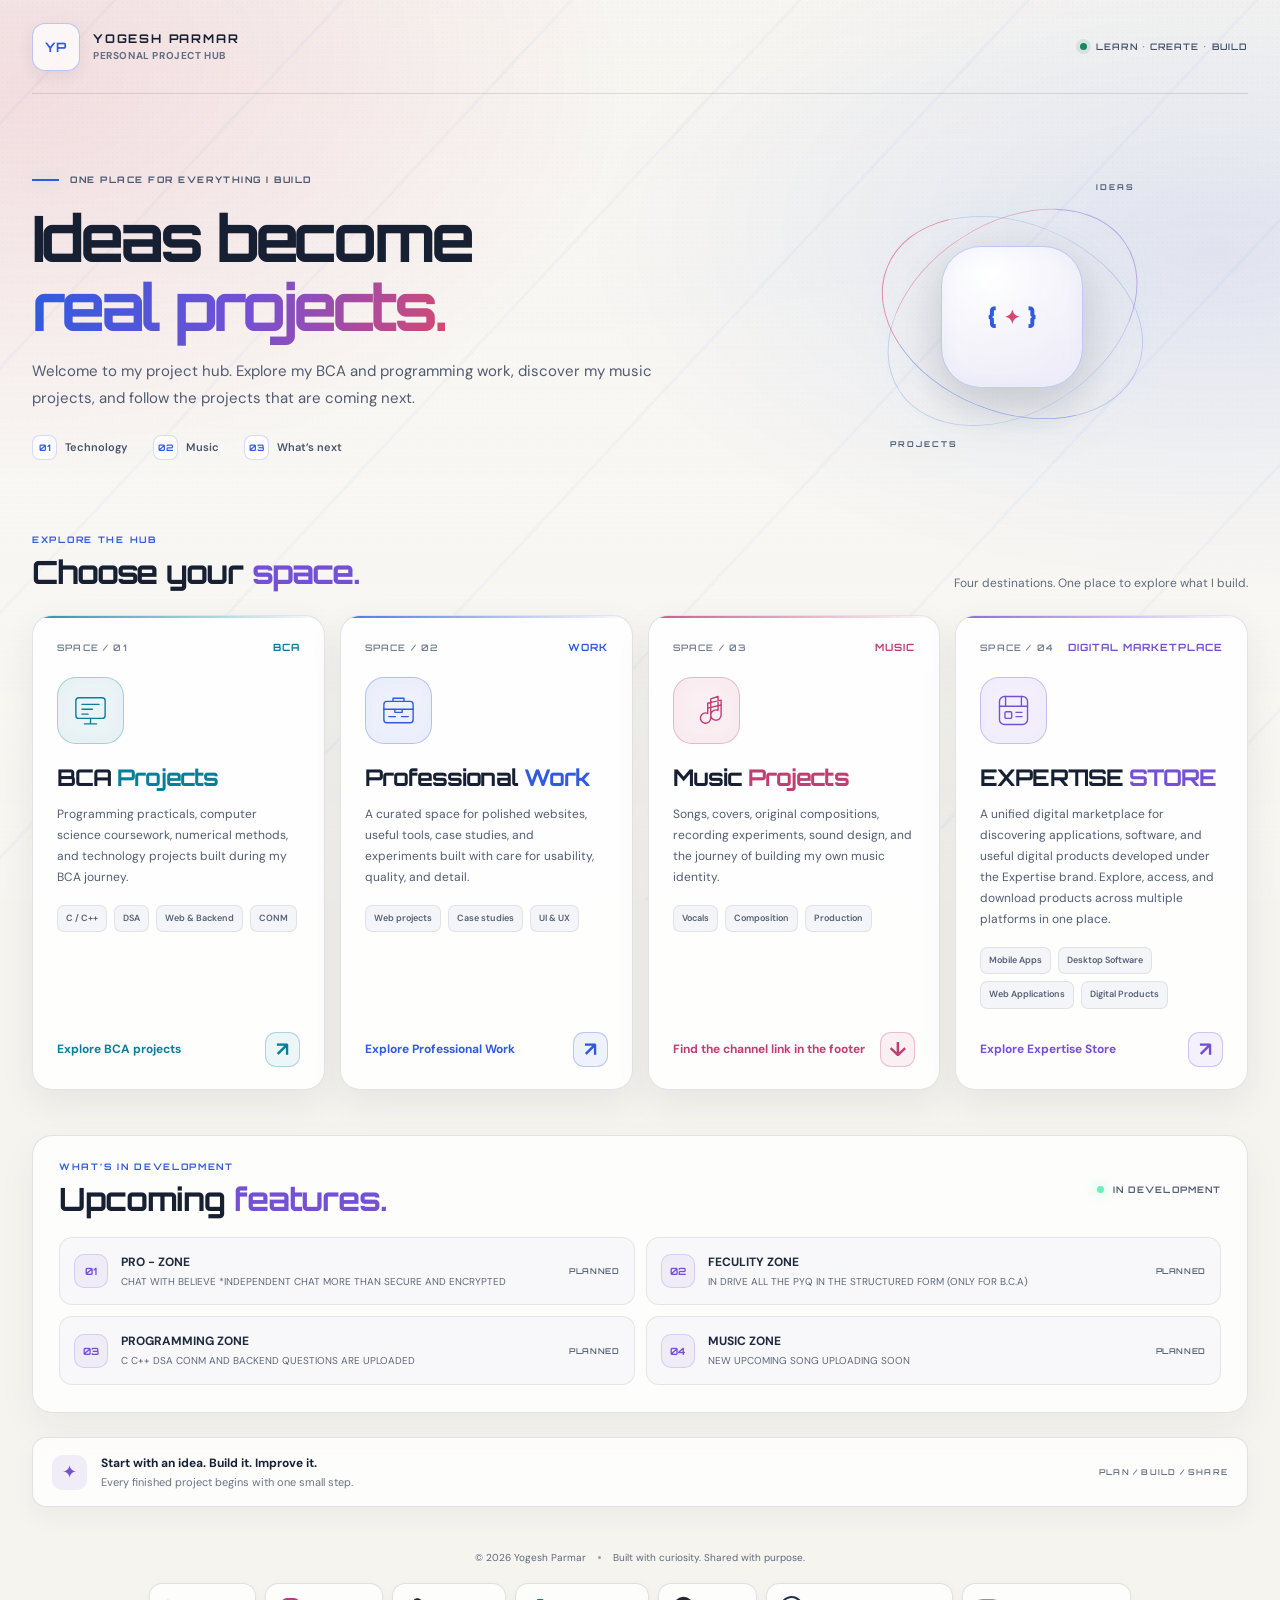
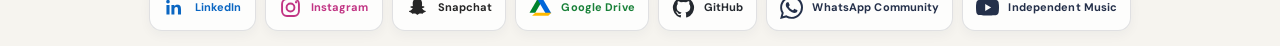
<file: index.html>
<!DOCTYPE html>
<html lang="en">

<head>
  <meta charset="UTF-8">
  <meta name="viewport" content="width=device-width, initial-scale=1.0">
  <meta name="theme-color" content="#070b16">
  <meta name="description"
    content="Explore Yogesh Parmar's BCA projects, professional work, music projects, and upcoming features in one place.">
  <title>Yogesh Parmar | Project Hub</title>
  <link rel="preconnect" href="https://fonts.googleapis.com">
  <link rel="preconnect" href="https://fonts.gstatic.com" crossorigin>
  <link
    href="https://fonts.googleapis.com/css2?family=DM+Sans:wght@400;500;600;700&family=Orbitron:wght@500;600;700;800&display=swap"
    rel="stylesheet">
  <link rel="stylesheet" href="style.css">
</head>

<body>
  <div class="background-wash" aria-hidden="true"></div>
  <header class="topbar">
    <a class="brand" href="index.html" aria-label="Yogesh Parmar project hub home">
      <span class="brand-mark" aria-hidden="true">YP</span>
      <span class="brand-copy"><span class="brand-name">YOGESH PARMAR</span><span class="brand-subtitle">PERSONAL
          PROJECT HUB</span></span>
    </a>
    <div class="topbar-status"><span class="status-dot"></span> LEARN • CREATE • BUILD</div>
  </header>

  <main class="page-shell">
    <section class="hero" aria-labelledby="hero-title">
      <div class="hero-content">
        <div class="eyebrow"><span class="eyebrow-line"></span> ONE PLACE FOR EVERYTHING I BUILD</div>
        <h1 id="hero-title">Ideas become<br><span class="gradient-text">real projects.</span></h1>
        <p class="hero-description">Welcome to my project hub. Explore my BCA and programming work, discover my music
          projects, and follow the projects that are coming next.</p>
        <div class="hero-meta">
          <span><span class="meta-icon">01</span> Technology</span>
          <span><span class="meta-icon">02</span> Music</span>
          <span><span class="meta-icon">03</span> What’s next</span>
        </div>
      </div>
      <div class="hero-emblem" aria-hidden="true">
        <div class="emblem-ring ring-one"></div>
        <div class="emblem-ring ring-two"></div>
        <div class="emblem-core"><span class="emblem-bracket">{</span><span class="emblem-slash">✦</span><span
            class="emblem-bracket">}</span></div>
        <span class="orbit-label orbit-label-top">IDEAS</span><span
          class="orbit-label orbit-label-bottom">PROJECTS</span>
      </div>
    </section>

    <section class="choose-section" aria-labelledby="choose-title">
      <div class="section-heading">
        <div>
          <p class="section-kicker">EXPLORE THE HUB</p>
          <h2 id="choose-title">Choose your <span>space.</span></h2>
        </div>
        <p class="section-note">Four destinations. One place to explore what I build.</p>
      </div>

      <div class="project-grid">
        <article class="project-card bca-card">
          <div class="card-topline"><span class="course-number">SPACE / 01</span><span class="card-mark">BCA</span>
          </div>
          <div class="project-icon" aria-hidden="true"><svg viewBox="0 0 64 64">
              <rect x="8" y="11" width="48" height="34" rx="5" />
              <path d="M22 54h20M32 45v9M18 22h28M18 30h17M18 38h10" />
            </svg></div>
          <h3>BCA <span>Projects</span></h3>
          <p class="project-description">Programming practicals, computer science coursework, numerical methods, and
            technology projects built during my BCA journey.</p>
          <div class="card-tags"><span>C / C++</span><span>DSA</span><span>Web &amp; Backend</span><span>CONM</span>
          </div>
          <a class="project-action" href="programming.html"><span>Explore BCA projects</span><span class="arrow"
              aria-hidden="true">↗</span></a>
        </article>


        <article class="project-card professional-card" data-project-card="professional">
          <div class="card-topline"><span class="course-number">SPACE / 02</span><span class="card-mark">WORK</span>
          </div>
          <div class="project-icon" aria-hidden="true"><svg viewBox="0 0 64 64">
              <rect x="8" y="17" width="48" height="35" rx="5" />
              <path d="M23 17v-5h18v5M8 30h48M26 30v5h12v-5M16 42h11M37 42h11" />
            </svg></div>
          <h3>Professional <span>Work</span></h3>
          <p class="project-description">A curated space for polished websites, useful tools, case studies, and
            experiments built with care for usability, quality, and detail.</p>
          <div class="card-tags"><span>Web projects</span><span>Case studies</span><span>UI &amp; UX</span></div>
          <a class="project-action" href="https://yogesh14songss-ai.github.io/web-app/"><span>Explore Professional Work</span><span class="arrow"
              aria-hidden="true">↗</span></a>
        </article>

        <article class="project-card music-card" data-project-card="music">
          <div class="card-topline"><span class="course-number">SPACE / 03</span><span class="card-mark">MUSIC</span>
          </div>
          <div class="project-icon" aria-hidden="true"><svg viewBox="0 0 64 64">
              <path d="M39 13v31.5a8.5 8.5 0 1 1-5-7.8V20l22-5v24.5a8.5 8.5 0 1 1-5-7.8V9z" />
              <path d="M34 28l22-5" />
            </svg></div>
          <h3>Music <span>Projects</span></h3>
          <p class="project-description">Songs, covers, original compositions, recording experiments, sound design, and
            the journey of building my own music identity.</p>
          <div class="card-tags"><span>Vocals</span><span>Composition</span><span>Production</span></div>
          <div class="project-action"><span>Find the channel link in the footer</span><span class="arrow"
              aria-hidden="true">↓</span></div>
        </article>

        <article class="project-card upcoming-card expertise-store-card">
  <div class="card-topline">
    <span class="course-number">SPACE / 04</span>
    <span class="card-mark">DIGITAL MARKETPLACE</span>
  </div>

  <div class="project-icon" aria-hidden="true">
    <svg viewBox="0 0 64 64">
      <rect x="9" y="9" width="46" height="46" rx="8"/>
      <path d="M9 25h46"/>
      <path d="M19 9v16M45 9v16"/>
      <rect x="18" y="34" width="11" height="11" rx="2"/>
      <path d="M36 35h10M36 42h10"/>
    </svg>
  </div>

  <h3>EXPERTISE <span>STORE</span></h3>

  <p class="project-description">
    A unified digital marketplace for discovering applications,
    software, and useful digital products developed under the
    Expertise brand. Explore, access, and download products
    across multiple platforms in one place.
  </p>

  <div class="card-tags">
    <span>Mobile Apps</span>
    <span>Desktop Software</span>
    <span>Web Applications</span>
    <span>Digital Products</span>
  </div>

  <a
    class="project-action"
    href="https://yogesh14songss-ai.github.io/expertise-app/"
    target="_blank"
    rel="noopener noreferrer"
  >
    <span>Explore Expertise Store</span>
    <span class="arrow" aria-hidden="true">↗</span>
  </a>
</article>
      </div>
    </section>

    <section class="upcoming-section" id="upcoming" aria-labelledby="upcoming-title">
      <div class="upcoming-heading">
        <div>
          <p class="section-kicker">WHAT’S IN DEVELOPMENT</p>
          <h2 id="upcoming-title">Upcoming <span>features.</span></h2>
        </div><span class="roadmap-status"><span class="status-dot"></span> IN DEVELOPMENT</span>
      </div>
      <div class="roadmap-grid">
        <article class="roadmap-item"><span class="roadmap-index">01</span>
          <div>
            <h3>PRO - ZONE</h3>
            <p>CHAT WITH BELIEVE *INDEPENDENT CHAT MORE THAN SECURE AND ENCRYPTED</p>
          </div><span class="roadmap-state">PLANNED</span>
        </article>
        <article class="roadmap-item"><span class="roadmap-index">02</span>
          <div>
            <h3>FECULITY ZONE</h3>
            <p>IN DRIVE ALL THE PYQ IN THE STRUCTURED FORM (ONLY FOR B.C.A)</p>
          </div><span class="roadmap-state">PLANNED</span>
        </article>
        <article class="roadmap-item"><span class="roadmap-index">03</span>
          <div>
            <h3>PROGRAMMING ZONE</h3>
            <p>C C++ DSA CONM AND BACKEND QUESTIONS ARE UPLOADED </p>
          </div><span class="roadmap-state">PLANNED</span>
        </article>
        <article class="roadmap-item"><span class="roadmap-index">04</span>
          <div>
            <h3>MUSIC ZONE</h3>
            <p>NEW UPCOMING SONG UPLOADING SOON</p>
          </div><span class="roadmap-state">PLANNED</span>
        </article>
      </div>
    </section>

    <section class="bottom-strip" aria-label="Project reminder">
      <div class="strip-symbol" aria-hidden="true">✦</div>
      <p><strong>Start with an idea. Build it. Improve it.</strong><span>Every finished project begins with one small
          step.</span></p>
      <div class="strip-decoration" aria-hidden="true">PLAN / BUILD / SHARE</div>
    </section>
  </main>

  <footer class="footer">
    <div class="footer-copy"><span>© <span id="year">2026</span> Yogesh Parmar</span><span class="footer-divider"
        aria-hidden="true"></span><span>Built with curiosity. Shared with purpose.</span></div>
    <nav class="footer-socials" aria-label="Social and resource links">
      <a class="social-link social-linkedin"
        href="https://www.linkedin.com/in/yogesh-thakur-935497439?utm_source=share_via&amp;utm_content=profile&amp;utm_medium=member_android"
        target="_blank" rel="noopener noreferrer" aria-label="LinkedIn" title="Open LinkedIn">
        <svg viewBox="0 0 24 24" aria-hidden="true" focusable="false">
          <path fill="currentColor"
            d="M5.2 7.8a1.9 1.9 0 1 0 0-3.8 1.9 1.9 0 0 0 0 3.8ZM3.6 9.3h3.2v10H3.6zM8.8 9.3h3.1v1.4h.1a3.4 3.4 0 0 1 3-1.7c3.2 0 3.8 2.1 3.8 4.8v5.5h-3.2v-4.9c0-1.2 0-2.8-1.7-2.8s-2 1.3-2 2.7v5H8.8z" />
        </svg><span class="social-name">LinkedIn</span>
      </a>
      <a class="social-link social-instagram"
        href="https://www.instagram.com/independent_play?vrfl=MWk0eHhvaWdlZnVkOQ==" target="_blank"
        rel="noopener noreferrer" aria-label="Instagram" title="Open Instagram">
        <svg viewBox="0 0 24 24" aria-hidden="true" focusable="false">
          <rect x="3.2" y="3.2" width="17.6" height="17.6" rx="5.1" fill="none" stroke="currentColor"
            stroke-width="2" />
          <circle cx="12" cy="12" r="4.1" fill="none" stroke="currentColor" stroke-width="2" />
          <circle cx="17.8" cy="6.5" r="1.2" fill="currentColor" />
        </svg><span class="social-name">Instagram</span>
      </a>
      <a class="social-link social-snapchat"
        href="https://www.snapchat.com/add/yogeshparmar_o3?share_id=k4zNBhmO8rQ&amp;locale=en-IN" target="_blank"
        rel="noopener noreferrer" aria-label="Snapchat" title="Open Snapchat">
        <svg viewBox="0 0 24 24" aria-hidden="true" focusable="false">
          <path fill="currentColor"
            d="M12 2.4c-3.1 0-5 2.2-5 5.8 0 .7.1 1.5.2 2.2-.5.3-1.1.4-1.7.4-.6 0-.9.3-.9.7 0 .7 1.5 1.1 2.5 1.2-.6 1.3-1.8 2.2-3.2 2.8-.5.2-.8.4-.8.8 0 .5 1.2.7 2 .8.7.1 1 .6 1.2 1.2.1.3.3.4.7.3.6-.1 1.1-.3 1.8-.3 1.1 0 1.7.4 2.4 1 .4.3 1 .3 1.4 0 .7-.6 1.3-1 2.4-1 .7 0 1.2.2 1.8.3.4.1.6 0 .7-.3.2-.6.5-1.1 1.2-1.2.8-.1 2-.3 2-.8 0-.4-.3-.6-.8-.8-1.4-.6-2.6-1.5-3.2-2.8 1-.1 2.5-.5 2.5-1.2 0-.4-.3-.7-.9-.7-.6 0-1.2-.1-1.7-.4.1-.7.2-1.5.2-2.2 0-3.6-1.9-5.8-5-5.8Z" />
        </svg><span class="social-name">Snapchat</span>
      </a>
      <a class="social-link social-drive"
        href="https://drive.google.com/drive/folders/1pf0U4U9AQBYV0tMJHg-OtUp4L3XVB7gf?usp=drive_link" target="_blank"
        rel="noopener noreferrer" aria-label="Google Drive" title="Open Google Drive">
        <svg viewBox="0 0 32 32" aria-hidden="true" focusable="false">
          <path fill="#00832d" d="M11.6 4.5h8L8.7 23.4h-8z" />
          <path fill="#0066da" d="M19.6 4.5 31 24h-8L11.6 4.5z" />
          <path fill="#ffba00" d="M8.7 23.4h22.4l-4.2 4.1H4.3z" />
        </svg><span class="social-name">Google Drive</span>
      </a>
      <a class="social-link social-github" href="https://github.com/yogesh14songss-ai" target="_blank"
        rel="noopener noreferrer" aria-label="GitHub" title="Visit GitHub Profile">
        <svg viewBox="0 0 24 24" aria-hidden="true" focusable="false">
          <path fill="currentColor"
            d="M12 .9A11.1 11.1 0 0 0 8.49 22.53c.55.1.76-.24.76-.53v-2.08c-3.1.67-3.75-1.32-3.75-1.32-.5-1.28-1.23-1.62-1.23-1.62-1.01-.69.08-.68.08-.68 1.11.08 1.7 1.14 1.7 1.14.99 1.7 2.6 1.21 3.23.92.1-.72.39-1.21.71-1.49-2.48-.28-5.09-1.24-5.09-5.52 0-1.22.44-2.21 1.15-2.99-.12-.28-.5-1.42.11-2.95 0 0 .94-.3 3.05 1.14a10.6 10.6 0 0 1 5.55 0c2.11-1.44 3.05-1.14 3.05-1.14.61 1.53.23 2.67.11 2.95.72.78 1.15 1.77 1.15 2.99 0 4.29-2.61 5.24-5.1 5.51.4.35.75 1.03.75 2.08V22c0 .29.2.63.76.52A11.1 11.1 0 0 0 12 .9Z" />
        </svg>
        <span class="social-name">GitHub</span>
      </a>
  <a
  class="social-link social-whatsapp"
  href="https://chat.whatsapp.com/GVKanf6Ldpb7VgXMT4TFX6"
  target="_blank"
  rel="noopener noreferrer"
  aria-label="WhatsApp Community"
  title="Join WhatsApp Community"
>
  <svg viewBox="0 0 24 24" aria-hidden="true" focusable="false">
    <path fill="currentColor" d="M20.52 3.48A11.87 11.87 0 0 0 12.08 0C5.52 0 .18 5.34.18 11.9c0 2.1.55 4.15 1.6 5.96L.08 24l6.3-1.65a11.9 11.9 0 0 0 5.7 1.45h.01c6.56 0 11.9-5.34 11.9-11.9a11.85 11.85 0 0 0-3.47-8.42ZM12.09 21.8h-.01a9.9 9.9 0 0 1-5.04-1.38l-.36-.21-3.74.98 1-3.64-.24-.37a9.85 9.85 0 1 1 8.39 4.62Zm5.42-7.38c-.3-.15-1.76-.87-2.03-.97-.27-.1-.47-.15-.67.15-.2.3-.77.97-.95 1.17-.17.2-.35.22-.65.07-.3-.15-1.25-.46-2.38-1.48-.88-.78-1.48-1.75-1.65-2.05-.17-.3-.02-.46.13-.61.13-.13.3-.35.45-.52.15-.18.2-.3.3-.5.1-.2.05-.38-.03-.53-.08-.15-.67-1.62-.92-2.22-.24-.58-.48-.5-.67-.51h-.57c-.2 0-.52.07-.8.37-.27.3-1.04 1.02-1.04 2.48s1.07 2.87 1.22 3.07c.15.2 2.1 3.2 5.1 4.49.71.3 1.27.48 1.7.61.72.23 1.37.2 1.88.12.58-.09 1.76-.72 2-1.42.25-.7.25-1.3.17-1.42-.08-.12-.27-.2-.57-.35Z"/>
  </svg>
  <span class="social-name">WhatsApp Community</span>
</a>
      <a class="social-link social-youtube" href="https://youtube.com/@independent_music_yt?si=UU4DWfwiTOr7bwCP"
        target="_blank" rel="noopener noreferrer" aria-label="Independent Music on YouTube"
        title="Open Independent Music on YouTube">
        <svg viewBox="0 0 24 24" aria-hidden="true" focusable="false">
          <path fill="currentColor"
            d="M23.5 6.2a3 3 0 0 0-2.1-2.1C19.6 3.6 12 3.6 12 3.6s-7.6 0-9.4.5A3 3 0 0 0 .5 6.2 31 31 0 0 0 0 12a31 31 0 0 0 .5 5.8 3 3 0 0 0 2.1 2.1c1.8.5 9.4.5 9.4.5s7.6 0 9.4-.5a3 3 0 0 0 2.1-2.1A31 31 0 0 0 24 12a31 31 0 0 0-.5-5.8ZM9.6 15.6V8.4l6.2 3.6z" />
        </svg><span class="social-name">Independent Music</span>
      </a>
    </nav>
  </footer>

  <script>
    document.getElementById("year").textContent = new Date().getFullYear();


  </script>
</body>

</html>
</file>
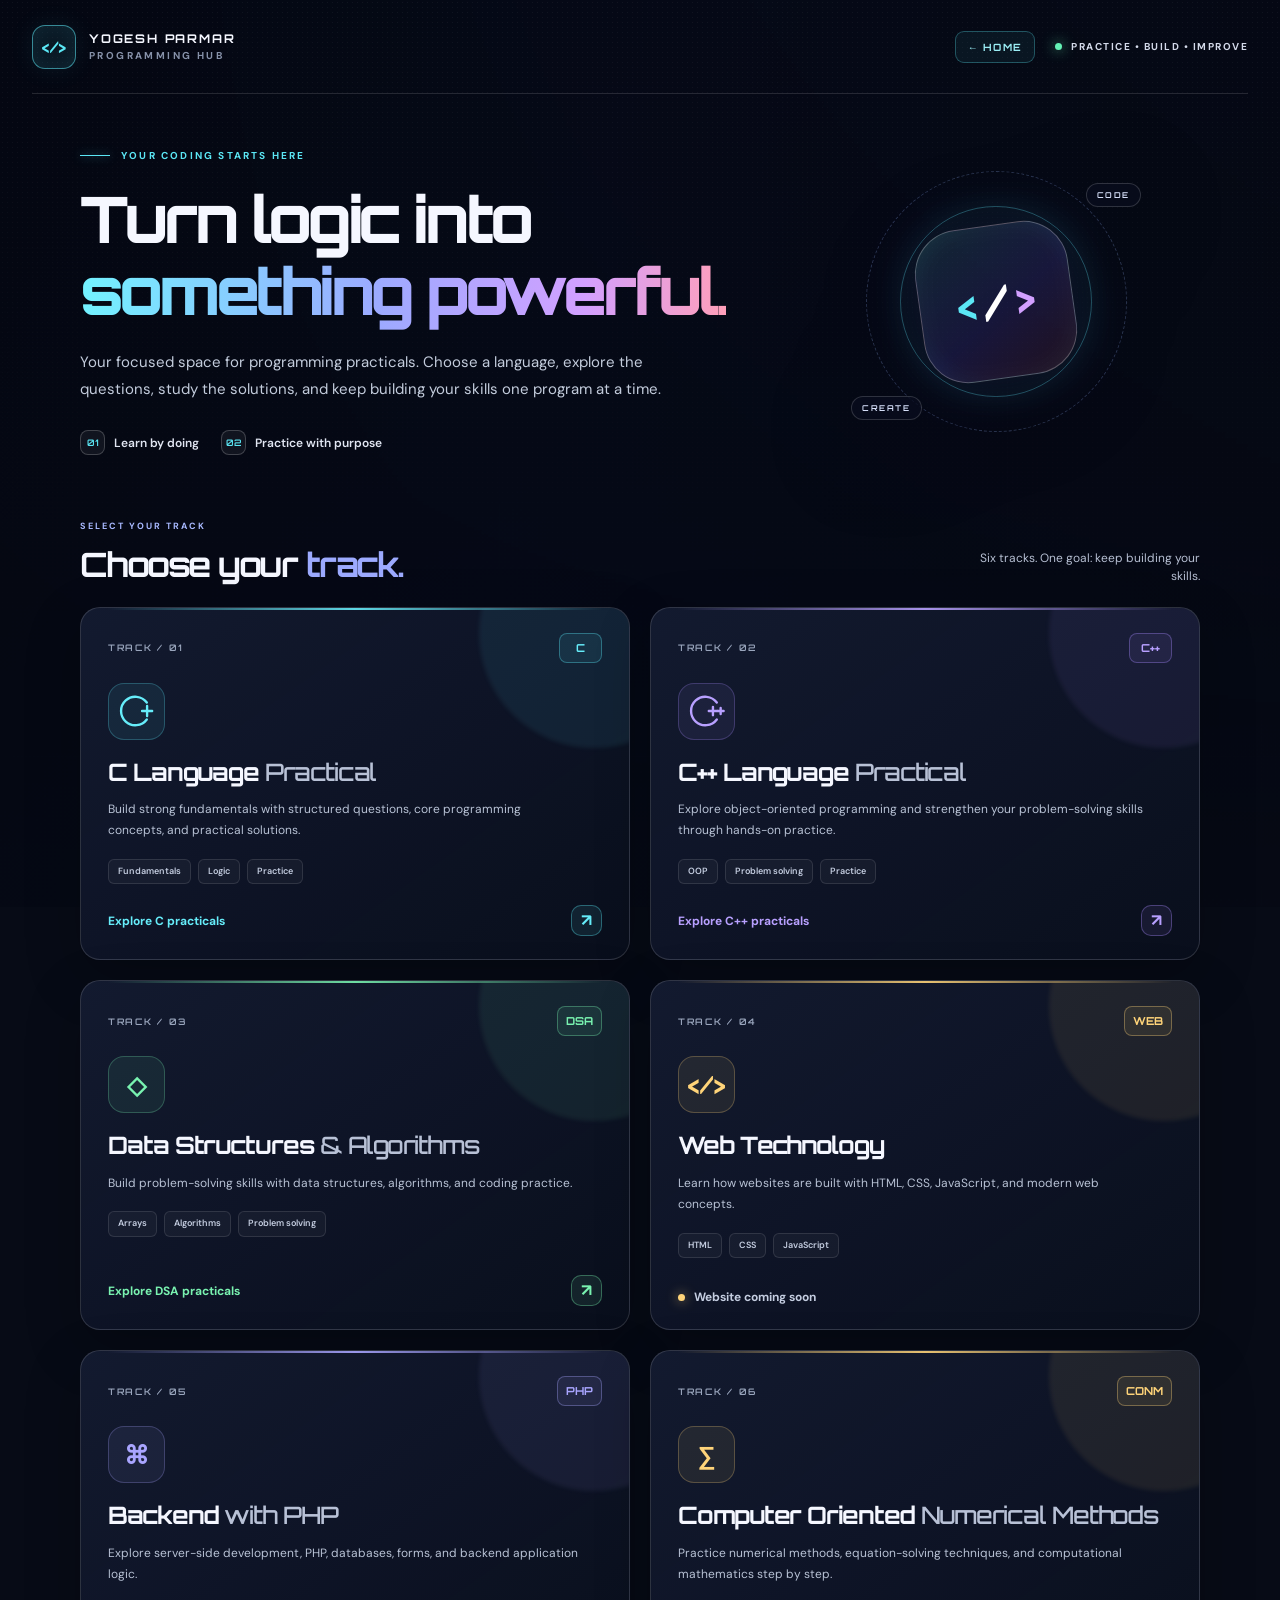
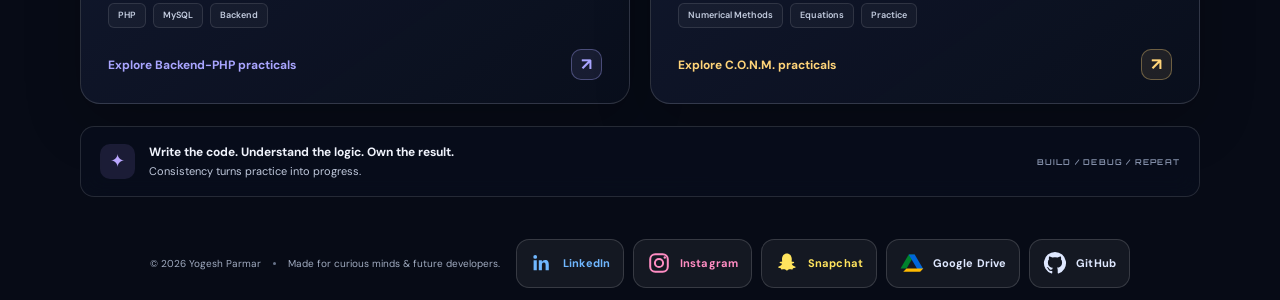
<file: programming.html>
<!DOCTYPE html>
<html lang="en">
<head>
  <meta charset="UTF-8">
  <meta name="viewport" content="width=device-width, initial-scale=1.0">
  <meta name="theme-color" content="#070b16">
  <meta name="description" content="Yogesh Parmar's programming practice hub — access C, C++, DSA, Web Technology, PHP backend, and CONM learning resources.">
  <title>Programming Hub | Yogesh Parmar</title>
  <link rel="preconnect" href="https://fonts.googleapis.com">
  <link rel="preconnect" href="https://fonts.gstatic.com" crossorigin>
  <link href="https://fonts.googleapis.com/css2?family=DM+Sans:wght@400;500;600;700&family=Orbitron:wght@500;600;700;800&display=swap" rel="stylesheet">
  <link rel="stylesheet" href="programming.css">
</head>
<body>
  <div class="background-wash" aria-hidden="true"></div>

  <header class="topbar">
    <a class="brand" href="index.html" aria-label="Return to Yogesh Parmar home">
      <span class="brand-mark" aria-hidden="true">&lt;/&gt;</span>
      <span class="brand-copy">
        <span class="brand-name">YOGESH PARMAR</span>
        <span class="brand-subtitle">PROGRAMMING HUB</span>
      </span>
    </a>
    <div class="topbar-actions">
      <a class="home-nav-link" href="index.html">← HOME</a>
      <div class="topbar-status"><span class="status-dot"></span> PRACTICE • BUILD • IMPROVE</div>
    </div>
  </header>

  <main class="page-shell">
    <section class="hero" aria-labelledby="hero-title">
      <div class="hero-content">
        <div class="eyebrow"><span class="eyebrow-line"></span> YOUR CODING STARTS HERE</div>
        <h1 id="hero-title">Turn logic into<br><span class="gradient-text">something powerful.</span></h1>
        <p class="hero-description">
          Your focused space for programming practicals. Choose a language, explore the questions,
          study the solutions, and keep building your skills one program at a time.
        </p>
        <div class="hero-meta">
          <span><span class="meta-icon">01</span> Learn by doing</span>
          <span><span class="meta-icon">02</span> Practice with purpose</span>
        </div>
      </div>

      <div class="hero-emblem" aria-hidden="true">
        <div class="emblem-ring ring-one"></div>
        <div class="emblem-ring ring-two"></div>
        <div class="emblem-core">
          <span class="emblem-bracket">&lt;</span>
          <span class="emblem-slash">/</span>
          <span class="emblem-bracket">&gt;</span>
        </div>
        <span class="orbit-label orbit-label-top">CODE</span>
        <span class="orbit-label orbit-label-bottom">CREATE</span>
      </div>
    </section>

    <section class="choose-section" aria-labelledby="choose-title">
      <div class="section-heading">
        <div>
          <p class="section-kicker">SELECT YOUR TRACK</p>
          <h2 id="choose-title">Choose your <span>track.</span></h2>
        </div>
        <p class="section-note">Six tracks. One goal: keep building your skills.</p>
      </div>

      <!-- Keep every course card inside this grid container. -->
      <div class="course-grid">
        <article class="course-card c-card">
          <div class="card-topline">
            <span class="course-number">TRACK / 01</span>
            <span class="language-symbol c-symbol">C</span>
          </div>
          <div class="course-icon c-icon" aria-hidden="true">
            <svg viewBox="0 0 64 64" role="img">
              <path d="M48.5 17.8a24 24 0 1 0 0 28.4" />
              <path d="M49 23.5v17M40.5 32h17" />
            </svg>
          </div>
          <h3>C Language <span>Practical</span></h3>
          <p class="course-description">Build strong fundamentals with structured questions, core programming concepts, and practical solutions.</p>
          <div class="card-tags"><span>Fundamentals</span><span>Logic</span><span>Practice</span></div>
          <a class="course-link" href="https://yogesh14songss-ai.github.io/C-LANGUAGE-IMPORTANT-QUESTION-ANSWER/" target="_blank" rel="noopener noreferrer" aria-label="Open C Language Practical">
            <span>Explore C practicals</span><span class="arrow" aria-hidden="true">↗</span>
          </a>
        </article>

        <article class="course-card cpp-card">
          <div class="card-topline">
            <span class="course-number">TRACK / 02</span>
            <span class="language-symbol cpp-symbol">C++</span>
          </div>
          <div class="course-icon cpp-icon" aria-hidden="true">
            <svg viewBox="0 0 64 64" role="img">
              <path d="M48.5 17.8a24 24 0 1 0 0 28.4" />
              <path d="M42 25v14M35 32h14M55 27v10M50 32h10" />
            </svg>
          </div>
          <h3>C++ Language <span>Practical</span></h3>
          <p class="course-description">Explore object-oriented programming and strengthen your problem-solving skills through hands-on practice.</p>
          <div class="card-tags"><span>OOP</span><span>Problem solving</span><span>Practice</span></div>
          <a class="course-link" href="https://yogesh14songss-ai.github.io/CPLUS-PROGRAMS/" target="_blank" rel="noopener noreferrer" aria-label="Open C++ Language Practical">
            <span>Explore C++ practicals</span><span class="arrow" aria-hidden="true">↗</span>
          </a>
        </article>

        <article class="course-card dsa-card">
          <div class="card-topline">
            <span class="course-number">TRACK / 03</span>
            <span class="language-symbol">DSA</span>
          </div>
          <div class="course-icon" aria-hidden="true"><span class="placeholder-icon">◇</span></div>
          <h3>Data Structures <span>&amp; Algorithms</span></h3>
          <p class="course-description">Build problem-solving skills with data structures, algorithms, and coding practice.</p>
          <div class="card-tags"><span>Arrays</span><span>Algorithms</span><span>Problem solving</span></div>
          <a class="course-link" href="https://yogesh14songss-ai.github.io/D.S.A-QUESTION-HUB/" target="_blank" rel="noopener noreferrer" aria-label="Open DSA Practical">
            <span>Explore DSA practicals</span><span class="arrow" aria-hidden="true">↗</span>
          </a>
        </article>

        <article class="course-card webtech-card">
          <div class="card-topline">
            <span class="course-number">TRACK / 04</span>
            <span class="language-symbol">WEB</span>
          </div>
          <div class="course-icon" aria-hidden="true"><span class="placeholder-icon">&lt;/&gt;</span></div>
          <h3>Web Technology</h3>
          <p class="course-description">Learn how websites are built with HTML, CSS, JavaScript, and modern web concepts.</p>
          <div class="card-tags"><span>HTML</span><span>CSS</span><span>JavaScript</span></div>
          <div class="course-placeholder"><span class="status-dot"></span> Website coming soon</div>
        </article>

        <article class="course-card php-card">
          <div class="card-topline">
            <span class="course-number">TRACK / 05</span>
            <span class="language-symbol">PHP</span>
          </div>
          <div class="course-icon" aria-hidden="true"><span class="placeholder-icon">⌘</span></div>
          <h3>Backend <span>with PHP</span></h3>
          <p class="course-description">Explore server-side development, PHP, databases, forms, and backend application logic.</p>
          <div class="card-tags"><span>PHP</span><span>MySQL</span><span>Backend</span></div>
          <a class="course-link" href="https://backend-practicals.gamer.free/backend-practical/index.php" target="_blank" rel="noopener noreferrer" aria-label="Open PHP Backend Practicals">
            <span>Explore Backend-PHP practicals</span><span class="arrow" aria-hidden="true">↗</span>
          </a>
        </article>

        <article class="course-card conm-card">
          <div class="card-topline">
            <span class="course-number">TRACK / 06</span>
            <span class="language-symbol">CONM</span>
          </div>
          <div class="course-icon" aria-hidden="true"><span class="placeholder-icon">∑</span></div>
          <h3>Computer Oriented <span>Numerical Methods</span></h3>
          <p class="course-description">Practice numerical methods, equation-solving techniques, and computational mathematics step by step.</p>
          <div class="card-tags"><span>Numerical Methods</span><span>Equations</span><span>Practice</span></div>
          <a class="course-link" href="https://yogesh14songss-ai.github.io/CONM/" target="_blank" rel="noopener noreferrer" aria-label="Open CONM Practical">
            <span>Explore C.O.N.M. practicals</span><span class="arrow" aria-hidden="true">↗</span>
          </a>
        </article>
      </div>
    </section>

    <section class="bottom-strip" aria-label="Learning reminder">
      <div class="strip-symbol" aria-hidden="true">✦</div>
      <p><strong>Write the code. Understand the logic. Own the result.</strong><span>Consistency turns practice into progress.</span></p>
      <div class="strip-decoration" aria-hidden="true">BUILD / DEBUG / REPEAT</div>
    </section>
  </main>

  <footer class="footer">
    <div class="footer-copy"><span>© <span id="year">2026</span> Yogesh Parmar</span><span class="footer-divider" aria-hidden="true"></span><span>Made for curious minds &amp; future developers.</span></div>
    <nav class="footer-socials" aria-label="Social and resource links">
      <a class="social-link social-linkedin" href="https://www.linkedin.com/in/yogesh-thakur-935497439?utm_source=share_via&amp;utm_content=profile&amp;utm_medium=member_android" target="_blank" rel="noopener noreferrer" aria-label="LinkedIn" title="Open LinkedIn profile">
        <svg viewBox="0 0 24 24" aria-hidden="true" focusable="false"><path fill="currentColor" d="M5.2 7.8a1.9 1.9 0 1 0 0-3.8 1.9 1.9 0 0 0 0 3.8ZM3.6 9.3h3.2v10H3.6zM8.8 9.3h3.1v1.4h.1a3.4 3.4 0 0 1 3-1.7c3.2 0 3.8 2.1 3.8 4.8v5.5h-3.2v-4.9c0-1.2 0-2.8-1.7-2.8s-2 1.3-2 2.7v5H8.8z"/></svg><span class="social-name">LinkedIn</span>
      </a>
      <a class="social-link social-instagram" href="https://www.instagram.com/independent_play?vrfl=MWk0eHhvaWdlZnVkOQ==" target="_blank" rel="noopener noreferrer" aria-label="Instagram" title="Open Instagram profile">
        <svg viewBox="0 0 24 24" aria-hidden="true" focusable="false"><rect x="3.2" y="3.2" width="17.6" height="17.6" rx="5.1" fill="none" stroke="currentColor" stroke-width="2"/><circle cx="12" cy="12" r="4.1" fill="none" stroke="currentColor" stroke-width="2"/><circle cx="17.8" cy="6.5" r="1.2" fill="currentColor"/></svg><span class="social-name">Instagram</span>
      </a>
      <a class="social-link social-snapchat" href="https://www.snapchat.com/add/yogeshparmar_o3?share_id=k4zNBhmO8rQ&amp;locale=en-IN" target="_blank" rel="noopener noreferrer" aria-label="Snapchat" title="Open Snapchat profile">
        <svg viewBox="0 0 24 24" aria-hidden="true" focusable="false"><path fill="currentColor" d="M12 2.4c-3.1 0-5 2.2-5 5.8 0 .7.1 1.5.2 2.2-.5.3-1.1.4-1.7.4-.6 0-.9.3-.9.7 0 .7 1.5 1.1 2.5 1.2-.6 1.3-1.8 2.2-3.2 2.8-.5.2-.8.4-.8.8 0 .5 1.2.7 2 .8.7.1 1 .6 1.2 1.2.1.3.3.4.7.3.6-.1 1.1-.3 1.8-.3 1.1 0 1.7.4 2.4 1 .4.3 1 .3 1.4 0 .7-.6 1.3-1 2.4-1 .7 0 1.2.2 1.8.3.4.1.6 0 .7-.3.2-.6.5-1.1 1.2-1.2.8-.1 2-.3 2-.8 0-.4-.3-.6-.8-.8-1.4-.6-2.6-1.5-3.2-2.8 1-.1 2.5-.5 2.5-1.2 0-.4-.3-.7-.9-.7-.6 0-1.2-.1-1.7-.4.1-.7.2-1.5.2-2.2 0-3.6-1.9-5.8-5-5.8Z"/></svg><span class="social-name">Snapchat</span>
      </a>
      <a class="social-link social-drive" href="https://drive.google.com/drive/folders/1pf0U4U9AQBYV0tMJHg-OtUp4L3XVB7gf?usp=drive_link" target="_blank" rel="noopener noreferrer" aria-label="Google Drive" title="Open Google Drive folder">
        <svg viewBox="0 0 32 32" aria-hidden="true" focusable="false"><path fill="#00832d" d="M11.6 4.5h8L8.7 23.4h-8z"/><path fill="#0066da" d="M19.6 4.5 31 24h-8L11.6 4.5z"/><path fill="#ffba00" d="M8.7 23.4h22.4l-4.2 4.1H4.3z"/></svg><span class="social-name">Google Drive</span>
      </a>
      <a class="social-link social-github" href="https://github.com/yogesh14songss-ai" target="_blank" rel="noopener noreferrer" aria-label="GitHub" title="Open GitHub profile">
        <svg viewBox="0 0 24 24" aria-hidden="true" focusable="false"><path fill="currentColor" d="M12 .9A11.1 11.1 0 0 0 8.49 22.53c.55.1.76-.24.76-.53v-2.08c-3.1.67-3.75-1.32-3.75-1.32-.5-1.28-1.23-1.62-1.23-1.62-1.01-.69.08-.68.08-.68 1.11.08 1.7 1.14 1.7 1.14.99 1.7 2.6 1.21 3.23.92.1-.72.39-1.21.71-1.49-2.48-.28-5.09-1.24-5.09-5.52 0-1.22.44-2.21 1.15-2.99-.12-.28-.5-1.42.11-2.95 0 0 .94-.3 3.05 1.14a10.6 10.6 0 0 1 5.55 0c2.11-1.44 3.05-1.14 3.05-1.14.61 1.53.23 2.67.11 2.95.72.78 1.15 1.77 1.15 2.99 0 4.29-2.61 5.24-5.1 5.51.4.35.75 1.03.75 2.08V22c0 .29.2.63.76.52A11.1 11.1 0 0 0 12 .9Z"/></svg><span class="social-name">GitHub</span>
      </a>
    </nav>
  </footer>

  <script>
    // Update the copyright year automatically.
    document.getElementById("year").textContent = new Date().getFullYear();
  </script>
</body>
</html>
</file>
<file: style.css>
/* YOGESH PARMAR — PERSONAL PROJECT HUB */
:root{color-scheme:dark;--bg:#070b16;--panel:rgba(12,18,34,.84);--panel-border:rgba(255,255,255,.14);--text:#f5f7ff;--muted:#b6bfd2;--quiet:#8792aa;--cyan:#5be7f5;--blue:#6194ff;--violet:#a98aff;--pink:#ff658b;--font-body:"DM Sans","Segoe UI",Arial,sans-serif;--font-display:"Orbitron","Segoe UI",sans-serif}
*{box-sizing:border-box;margin:0;padding:0}html{min-height:100%;scroll-behavior:smooth;scroll-padding-top:24px}body{min-height:100vh;display:flex;flex-direction:column;overflow-x:hidden;background:var(--bg);color:var(--text);font-family:var(--font-body);line-height:1.5;isolation:isolate}body::before{content:"";position:fixed;inset:0;z-index:-3;background-image:linear-gradient(105deg,rgba(5,8,18,.95) 0%,rgba(6,10,24,.83) 43%,rgba(6,9,20,.68) 100%),linear-gradient(180deg,rgba(4,7,16,.18) 0%,rgba(4,7,16,.5) 55%,#070b16 100%),url("https://wallpapercat.com/w/full/2/7/5/6848-3000x1688-desktop-hd-dc-vs-marvel-wallpaper-image.jpg");background-size:cover;background-position:center;background-repeat:no-repeat;transform:scale(1.015)}body::after{content:"";position:fixed;inset:0;z-index:-2;pointer-events:none;opacity:.2;background-image:radial-gradient(rgba(255,255,255,.22) .65px,transparent .65px);background-size:5px 5px;mask-image:linear-gradient(to bottom,black,transparent 80%)}a{color:inherit}.topbar{width:min(1240px,calc(100% - 64px));margin:0 auto;min-height:94px;display:flex;align-items:center;justify-content:space-between;gap:24px;border-bottom:1px solid rgba(255,255,255,.13)}.brand{display:inline-flex;align-items:center;gap:13px;text-decoration:none}.brand-mark{width:48px;height:48px;display:grid;place-items:center;border:1px solid rgba(91,231,245,.55);border-radius:14px;color:var(--cyan);background:rgba(91,231,245,.08);box-shadow:inset 0 0 22px rgba(91,231,245,.07),0 0 26px rgba(91,231,245,.08);font:700 13px var(--font-display);letter-spacing:.05em}.brand-copy{display:grid;gap:2px}.brand-name{font:700 12px var(--font-display);letter-spacing:.15em}.brand-subtitle{color:var(--quiet);font-size:10px;font-weight:700;letter-spacing:.06em}.topbar-status{display:flex;align-items:center;gap:9px;color:#c7d2e7;font:600 9px var(--font-display);letter-spacing:.12em}.status-dot{width:7px;height:7px;flex:0 0 7px;border-radius:50%;background:#69efb7;box-shadow:0 0 12px rgba(105,239,183,.7)}.page-shell{width:min(1240px,calc(100% - 64px));margin:0 auto;flex:1}.hero{min-height:365px;display:grid;grid-template-columns:minmax(0,1.2fr) minmax(270px,.8fr);align-items:center;gap:38px;padding:58px 0 42px}.hero-content{max-width:720px}.eyebrow{display:flex;align-items:center;gap:11px;color:#a9b7d2;font:700 9px var(--font-display);letter-spacing:.17em}.eyebrow-line{display:inline-block;width:27px;height:2px;background:var(--cyan);box-shadow:0 0 12px rgba(91,231,245,.55)}h1{margin:19px 0 17px;font:700 clamp(2.65rem,5vw,4.8rem)/1.07 var(--font-display);letter-spacing:-.055em} .gradient-text{background:linear-gradient(100deg,#62eaf6 0%,#8da6ff 52%,#d3a1ff 100%);-webkit-background-clip:text;background-clip:text;color:transparent}.hero-description{max-width:660px;color:#bbc5d8;font-size:15px;line-height:1.8}.hero-meta{display:flex;flex-wrap:wrap;gap:14px 25px;margin-top:23px;color:#c6cee0;font-size:11px;font-weight:600}.hero-meta>span{display:flex;align-items:center;gap:8px}.meta-icon{display:grid;place-items:center;width:25px;height:25px;border:1px solid rgba(91,231,245,.25);border-radius:8px;color:var(--cyan);background:rgba(91,231,245,.07);font:700 9px var(--font-display)}.hero-emblem{width:min(100%,330px);aspect-ratio:1;justify-self:center;position:relative;display:grid;place-items:center}.emblem-ring{position:absolute;inset:9%;border:1px solid rgba(91,231,245,.18);border-radius:50%;box-shadow:0 0 50px rgba(91,231,245,.04)}.ring-one{transform:rotate(22deg) scaleY(.7);border-color:rgba(91,231,245,.43)}.ring-two{transform:rotate(-33deg) scaleY(.7);border-color:rgba(169,138,255,.4)}.emblem-core{width:43%;aspect-ratio:1;display:flex;align-items:center;justify-content:center;gap:7px;border:1px solid rgba(91,231,245,.5);border-radius:28%;background:radial-gradient(circle at 35% 20%,rgba(91,231,245,.17),rgba(14,22,42,.8) 70%);box-shadow:0 0 60px rgba(91,231,245,.13),inset 0 0 30px rgba(91,231,245,.06);font:700 30px var(--font-display)}.emblem-bracket{color:var(--cyan)}.emblem-slash{color:#e7edff;font-size:19px}.orbit-label{position:absolute;color:#8d9dbb;font:700 8px var(--font-display);letter-spacing:.25em}.orbit-label-top{top:9%;right:13%}.orbit-label-bottom{bottom:10%;left:13%}.choose-section{padding:10px 0 0}.section-heading{display:flex;align-items:end;justify-content:space-between;gap:20px;margin-bottom:23px}.section-kicker{margin-bottom:7px;color:var(--cyan);font:700 9px var(--font-display);letter-spacing:.19em}.section-heading h2,.upcoming-heading h2{font:700 clamp(1.5rem,3vw,2rem)/1.25 var(--font-display);letter-spacing:-.035em}.section-heading h2 span,.upcoming-heading h2 span{color:#a7b7ff}.section-note{max-width:320px;color:#9daac2;text-align:right;font-size:12px}.project-grid{display:grid;grid-template-columns:repeat(3,minmax(0,1fr));gap:18px}.project-card{--accent:#66e7f5;--accent-rgb:102,231,245;position:relative;display:flex;flex-direction:column;min-width:0;min-height:420px;overflow:hidden;padding:25px 24px 22px;border:1px solid rgba(255,255,255,.14);border-radius:20px;background:linear-gradient(145deg,rgba(17,25,45,.91),rgba(9,14,28,.87));box-shadow:0 12px 35px rgba(0,0,0,.14);transition:transform 200ms ease,border-color 200ms ease,background 200ms ease}.project-card::before{content:"";position:absolute;left:0;top:0;right:0;height:2px;background:linear-gradient(90deg,rgba(var(--accent-rgb),.95),rgba(var(--accent-rgb),0));opacity:.9}.project-card:hover{transform:translateY(-4px);border-color:rgba(var(--accent-rgb),.42);background:linear-gradient(145deg,rgba(20,30,53,.95),rgba(9,14,28,.91))}.bca-card{--accent:#5be7f5;--accent-rgb:91,231,245}.music-card{--accent:#ff91c3;--accent-rgb:255,145,195}.upcoming-card{--accent:#b3a0ff;--accent-rgb:179,160,255}.card-topline{display:flex;align-items:center;justify-content:space-between;gap:8px}.course-number{color:#8998b5;font:600 9px var(--font-display);letter-spacing:.13em}.card-mark{color:var(--accent);font:700 10px var(--font-display);letter-spacing:.1em}.project-icon{display:grid;place-items:center;width:67px;height:67px;margin:24px 0 20px;border:1px solid rgba(var(--accent-rgb),.32);border-radius:19px;background:rgba(var(--accent-rgb),.08);box-shadow:inset 0 0 25px rgba(var(--accent-rgb),.035)}.project-icon svg{width:39px;height:39px;fill:none;stroke:var(--accent);stroke-width:2.3;stroke-linecap:round;stroke-linejoin:round}.project-card h3{font:700 23px/1.25 var(--font-display);letter-spacing:-.04em}.project-card h3 span{color:var(--accent)}.project-description{margin-top:11px;color:#b4c0d5;font-size:12px;line-height:1.75}.card-tags{display:flex;flex-wrap:wrap;gap:7px;margin-top:17px}.card-tags span{padding:6px 8px;border:1px solid rgba(255,255,255,.09);border-radius:7px;background:rgba(255,255,255,.035);color:#9eacc5;font-size:9px;font-weight:600}.project-action{display:flex;align-items:center;justify-content:space-between;gap:12px;margin-top:auto;padding-top:23px;color:var(--accent);font-size:12px;font-weight:700;text-decoration:none}.arrow{display:grid;place-items:center;width:35px;height:35px;flex:0 0 35px;border:1px solid rgba(var(--accent-rgb),.36);border-radius:11px;background:rgba(var(--accent-rgb),.09);font-size:20px;transition:transform 180ms ease,background 180ms ease}.project-action:hover .arrow{transform:translate(2px,-2px);background:rgba(var(--accent-rgb),.17)}.project-action:focus-visible{outline:2px solid var(--cyan);outline-offset:5px;border-radius:5px}.project-config-link[aria-disabled="true"]{opacity:.72;cursor:not-allowed}.setup-note{margin-top:7px;color:#7887a2;font-size:9px}.setup-note code{color:#b8c6df}.upcoming-section{margin-top:45px;padding:25px 26px 27px;border:1px solid rgba(255,255,255,.12);border-radius:20px;background:rgba(8,13,27,.72);backdrop-filter:blur(13px);-webkit-backdrop-filter:blur(13px)}.upcoming-heading{display:flex;align-items:center;justify-content:space-between;gap:18px;margin-bottom:18px}.roadmap-status{display:flex;align-items:center;gap:9px;color:#a4b3ce;font:700 9px var(--font-display);letter-spacing:.12em}.roadmap-grid{display:grid;grid-template-columns:repeat(2,minmax(0,1fr));gap:11px}.roadmap-item{display:flex;align-items:center;gap:13px;min-width:0;padding:15px 14px;border:1px solid rgba(255,255,255,.09);border-radius:13px;background:rgba(255,255,255,.025)}.roadmap-index{display:grid;place-items:center;width:34px;height:34px;flex:0 0 34px;border:1px solid rgba(169,138,255,.25);border-radius:10px;color:#b7a8ff;background:rgba(169,138,255,.07);font:700 10px var(--font-display)}.roadmap-item>div{min-width:0}.roadmap-item h3{font-size:12px;font-weight:700}.roadmap-item p{margin-top:3px;color:#929fba;font-size:10px;line-height:1.55}.roadmap-state{margin-left:auto;color:#aab4ca;font:600 8px var(--font-display);letter-spacing:.08em;white-space:nowrap}.bottom-strip{display:flex;align-items:center;gap:14px;margin:24px 0 28px;padding:16px 19px;border:1px solid rgba(255,255,255,.12);border-radius:14px;background:rgba(9,14,29,.73);backdrop-filter:blur(12px);-webkit-backdrop-filter:blur(12px)}.strip-symbol{display:grid;place-items:center;flex:0 0 35px;height:35px;border-radius:10px;color:#bba7ff;background:rgba(169,138,255,.12);font-size:18px}.bottom-strip p{display:grid;gap:2px;color:#c0c9dc;font-size:11px}.bottom-strip strong{color:#f0f3fc;font-size:12px}.bottom-strip p span{color:#9eacc4}.strip-decoration{margin-left:auto;color:#8793ad;font:600 8px var(--font-display);letter-spacing:.15em;white-space:nowrap}.footer{width:min(1240px,calc(100% - 64px));min-height:82px;margin:0 auto;display:flex;align-items:center;justify-content:center;gap:18px;color:#a0abc0;font-size:10px;flex-wrap:wrap;padding:15px 0}.footer-copy{display:flex;align-items:center;justify-content:center;gap:12px;flex-wrap:wrap}.footer-divider{width:3px;height:3px;border-radius:50%;background:#68738a}.footer-socials{display:flex;align-items:center;gap:11px}.social-link{width:54px;height:54px;display:inline-grid;place-items:center;flex:0 0 auto;border:1px solid rgba(255,255,255,.16);border-radius:15px;color:#dfe8ff;background:rgba(255,255,255,.065);text-decoration:none;transition:transform 180ms ease,border-color 180ms ease,background 180ms ease,opacity 180ms ease}.social-link svg{width:30px;height:30px;display:block}.social-link.is-unconfigured{opacity:.78;cursor:not-allowed}.social-link:not(.is-unconfigured):hover,.social-link:not(.is-unconfigured):focus-visible{transform:translateY(-3px);border-color:rgba(91,231,245,.65);background:rgba(91,231,245,.12);outline:none}.social-link:focus-visible{outline:2px solid var(--cyan);outline-offset:3px}.social-linkedin{color:#70b7ff}.social-instagram{color:#ff8dc3}.social-snapchat{color:#ffe45e}.social-youtube{color:#ff7373}
@media(min-width:1500px){.hero{min-height:410px}.project-card{min-height:440px}}@media(max-width:980px){.project-grid{grid-template-columns:repeat(2,minmax(0,1fr))}.project-card{min-height:400px}.hero{grid-template-columns:minmax(0,1fr) 260px;gap:20px}.hero-emblem{width:260px}}@media(max-width:760px){.topbar,.footer{width:min(100% - 36px,600px)}.topbar{min-height:78px}.topbar-status{font-size:8px;letter-spacing:.06em}.brand-mark{width:42px;height:42px}.brand-name{font-size:10px}.brand-subtitle{font-size:8px}.page-shell{width:min(100% - 36px,600px)}.hero{grid-template-columns:minmax(0,1fr);min-height:0;padding:52px 0 35px}.hero-emblem{display:none}.hero-description{font-size:14px}.section-heading{align-items:start;flex-direction:column;gap:9px}.section-note{text-align:left;max-width:none}.project-grid{grid-template-columns:1fr}.project-card{min-height:365px;padding:24px}.roadmap-grid{grid-template-columns:1fr}.upcoming-section{padding:21px 17px}.strip-decoration{display:none}.bottom-strip{align-items:flex-start}.footer{flex-direction:column;text-align:center;gap:14px}.footer-socials{gap:10px}.social-link{width:51px;height:51px;border-radius:14px}.social-link svg{width:29px;height:29px}}@media(max-width:430px){.topbar-status{display:none}h1{font-size:clamp(2.15rem,10vw,2.8rem)}.hero-meta{gap:10px 16px;font-size:10px}.section-heading h2,.upcoming-heading h2{font-size:22px}.project-card{padding:22px 20px;border-radius:17px}.project-card h3{font-size:21px}.upcoming-heading{align-items:flex-start;flex-direction:column;gap:8px}.roadmap-item{gap:9px;padding:12px 10px}.roadmap-state{font-size:7px}.bottom-strip{padding:14px}.bottom-strip strong{font-size:11px}.footer-copy{gap:8px}.footer-socials{gap:8px}.social-link{width:48px;height:48px}.social-link svg{width:27px;height:27px}}@media(prefers-reduced-motion:reduce){*,*::before,*::after{scroll-behavior:auto!important;animation-duration:.01ms!important;animation-iteration-count:1!important;transition-duration:.01ms!important}}


/* PROFESSIONAL PAPER-INSPIRED HOMEPAGE THEME */
:root{color-scheme:light;--bg:#f5f3ee;--panel:rgba(255,255,255,.9);--panel-border:rgba(24,34,50,.13);--text:#182135;--muted:#505b70;--quiet:#70798a;--cyan:#087f9a;--blue:#315bdf;--violet:#7550d5;--pink:#d63f77}
body{background:#f6f4ef;color:#182135}
body::before{background-image:repeating-linear-gradient(133deg,transparent 0 82px,rgba(49,91,223,.035) 83px 85px,transparent 86px 167px),radial-gradient(ellipse at 2% 10%,rgba(213,72,114,.14),transparent 34%),radial-gradient(ellipse at 95% 28%,rgba(49,91,223,.12),transparent 37%),linear-gradient(180deg,rgba(250,249,246,.30) 0%,rgba(250,249,246,.58) 52%,rgba(247,245,240,.91) 100%),url("https://img.magnific.com/free-vector/paper-style-dynamic-lines-background_23-2149008629.jpg");background-size:auto,auto,auto,cover,cover;background-position:center,center,center,center top,center top;background-repeat:repeat,no-repeat,no-repeat,no-repeat,no-repeat;transform:none}
body::after{opacity:.16;background-image:radial-gradient(rgba(37,48,67,.22) .55px,transparent .55px);background-size:5px 5px;mask-image:linear-gradient(to bottom,black,transparent 85%)}
.background-wash{display:none}
.topbar{border-bottom-color:rgba(24,33,53,.13)}
.brand-mark{border-color:rgba(49,91,223,.32);border-radius:13px;color:#315bdf;background:rgba(255,255,255,.72);box-shadow:0 5px 16px rgba(36,48,75,.08);}
.brand-name{color:#172033}.brand-subtitle{color:#626d80}.topbar-status{color:#445067}.topbar-status .status-dot{background:#19875d;box-shadow:0 0 0 4px rgba(25,135,93,.11)}
.eyebrow{color:#4c5770}.eyebrow-line{background:#315bdf}
h1{color:#172033;letter-spacing:-.06em}h1 .gradient-text{background:linear-gradient(105deg,#315bdf 3%,#7350d4 52%,#d54872 100%);-webkit-background-clip:text;background-clip:text;color:transparent}
.hero-description{color:#505b70}.hero-meta{color:#48546b}.meta-icon{color:#315bdf;border-color:rgba(49,91,223,.2);background:rgba(255,255,255,.72)}
.hero-emblem{filter:drop-shadow(0 18px 28px rgba(40,49,70,.09))}.emblem-ring{border-color:rgba(49,91,223,.22)}.ring-one{border-left-color:rgba(213,72,114,.6);border-bottom-color:rgba(49,91,223,.44)}.ring-two{border-top-color:rgba(213,72,114,.4);border-right-color:rgba(117,80,213,.42)}.emblem-core{border-color:rgba(49,91,223,.28);background:radial-gradient(circle at 35% 20%,rgba(255,255,255,.96),rgba(241,239,249,.94) 75%);box-shadow:0 16px 40px rgba(36,48,75,.12),inset 0 0 20px rgba(49,91,223,.04)}.emblem-bracket{color:#315bdf}.emblem-slash{color:#d54872}.orbit-label{color:#536079}
.section-kicker{color:#315bdf}.section-heading h2,.upcoming-heading h2{color:#172033}.section-heading h2 span,.upcoming-heading h2 span{color:#7350d4}.section-note{color:#606b7e}
.project-grid{grid-template-columns:repeat(4,minmax(0,1fr));gap:15px}.project-card{background:rgba(255,255,255,.88);border-color:rgba(24,33,53,.12);box-shadow:0 12px 35px rgba(30,39,58,.075);backdrop-filter:blur(15px);-webkit-backdrop-filter:blur(15px)}.project-card:hover{background:rgba(255,255,255,.97);box-shadow:0 19px 42px rgba(30,39,58,.12)}
.bca-card{--accent:#087f9a;--accent-rgb:8,127,154}.professional-card{--accent:#315bdf;--accent-rgb:49,91,223}.music-card{--accent:#bf3e73;--accent-rgb:191,62,115}.upcoming-card{--accent:#7550d5;--accent-rgb:117,80,213}
.course-number{color:#737d90}.card-mark{color:var(--accent)}.project-card h3{color:#172033}.project-card h3 span{color:var(--accent)}.project-description{color:#515d72}.card-tags span{border-color:rgba(24,33,53,.09);background:rgba(243,244,248,.88);color:#556176}.project-action{color:var(--accent)}.arrow{border-color:rgba(var(--accent-rgb),.28);background:rgba(var(--accent-rgb),.07)}.setup-note{color:#6b7588}.setup-note code{color:#4d5c78}
.upcoming-section{border-color:rgba(24,33,53,.12);background:rgba(255,255,255,.77);box-shadow:0 14px 38px rgba(30,39,58,.05);backdrop-filter:blur(16px);-webkit-backdrop-filter:blur(16px)}.roadmap-status{color:#536079}.roadmap-item{border-color:rgba(24,33,53,.09);background:rgba(247,247,249,.82)}.roadmap-index{border-color:rgba(117,80,213,.2);color:#7350d4;background:rgba(117,80,213,.07)}.roadmap-item h3{color:#202a3f}.roadmap-item p{color:#5e687b}.roadmap-state{color:#58647a}
.bottom-strip{border-color:rgba(24,33,53,.12);background:rgba(255,255,255,.76);box-shadow:0 10px 25px rgba(30,39,58,.045)}.strip-symbol{color:#7350d4;background:rgba(117,80,213,.09)}.bottom-strip p{color:#5c677a}.bottom-strip strong{color:#182135}.bottom-strip p span{color:#687386}.strip-decoration{color:#687386}
.footer{color:#5e687b}.footer-divider{background:#9aa1ad}.footer-socials{gap:9px;flex-wrap:wrap;justify-content:center}.social-link{width:auto;min-width:0;height:48px;padding:0 13px;display:inline-flex;align-items:center;justify-content:center;gap:9px;border-color:rgba(24,33,53,.13);border-radius:13px;color:#24304a;background:rgba(255,255,255,.78);box-shadow:0 4px 12px rgba(30,39,58,.045);font-size:11px;font-weight:700;letter-spacing:.01em}.social-link svg{width:23px;height:23px;flex:0 0 23px}.social-name{white-space:nowrap}.social-link.is-unconfigured{opacity:.88;cursor:not-allowed}.social-link:not(.is-unconfigured):hover,.social-link:not(.is-unconfigured):focus-visible{transform:translateY(-2px);border-color:rgba(49,91,223,.36);background:#fff;box-shadow:0 7px 17px rgba(49,91,223,.1);outline:none}.social-linkedin{color:#0a66c2}.social-instagram{color:#c13584}.social-snapchat{color:#262626}.social-github{color:#24292f}.social-drive{color:#188038}
.project-action[aria-disabled="true"]{opacity:.64;cursor:not-allowed}.project-card.has-link .project-action{opacity:1}
@media(min-width:1500px){.hero{min-height:420px}.project-card{min-height:420px}}
@media(max-width:980px){.project-grid{grid-template-columns:repeat(2,minmax(0,1fr))}.project-card{min-height:390px}}
@media(max-width:760px){.social-link{height:45px;padding:0 11px;gap:7px}.social-link svg{width:21px;height:21px;flex-basis:21px}.social-name{font-size:10px}}
@media(max-width:430px){.footer-socials{display:grid;grid-template-columns:repeat(2,minmax(0,1fr));width:100%;gap:8px}.social-link{width:100%;height:45px;padding:0 10px;justify-content:flex-start}.social-link:last-child{grid-column:1/-1;justify-self:center;width:calc(50% - 4px)}.footer{width:calc(100% - 28px)}.project-card{min-height:360px}}
</file>
<file: programming.css>
/* =========================================================
   YOGESH PARMAR — PROGRAMMING HUB / INTERNAL PAGE
   Responsive, dependency-light landing page
   ========================================================= */

:root {
  color-scheme: dark;
  --bg: #070b16;
  --panel: rgba(12, 18, 34, 0.84);
  --panel-border: rgba(255, 255, 255, 0.14);
  --text: #f5f7ff;
  --muted: #b6bfd2;
  --quiet: #8792aa;
  --cyan: #5be7f5;
  --blue: #6194ff;
  --violet: #a98aff;
  --pink: #ff658b;
  --font-body: "DM Sans", "Segoe UI", Arial, sans-serif;
  --font-display: "Orbitron", "Segoe UI", sans-serif;
}

* {
  box-sizing: border-box;
  margin: 0;
  padding: 0;
}

html {
  min-height: 100%;
  scroll-behavior: smooth;
}

body {
  min-height: 100vh;
  display: flex;
  flex-direction: column;
  overflow-x: hidden;
  background: var(--bg);
  color: var(--text);
  font-family: var(--font-body);
  line-height: 1.5;
  isolation: isolate;
}

body::before {
  content: "";
  position: fixed;
  inset: 0;
  z-index: -3;
  background-image:
    linear-gradient(105deg, rgba(5, 8, 18, 0.94) 0%, rgba(6, 10, 24, 0.80) 43%, rgba(6, 9, 20, 0.63) 100%),
    linear-gradient(180deg, rgba(4, 7, 16, 0.18) 0%, rgba(4, 7, 16, 0.50) 55%, #070b16 100%),
    url("https://wallpapercat.com/w/full/2/7/5/6848-3000x1688-desktop-hd-dc-vs-marvel-wallpaper-image.jpg");
  background-size: cover;
  background-position: center;
  background-repeat: no-repeat;
  transform: scale(1.015);
}

body::after {
  content: "";
  position: fixed;
  inset: 0;
  z-index: -2;
  pointer-events: none;
  opacity: 0.22;
  background-image: radial-gradient(rgba(255,255,255,0.22) 0.65px, transparent 0.65px);
  background-size: 5px 5px;
  mask-image: linear-gradient(to bottom, black, transparent 80%);
}

a {
  color: inherit;
}

.topbar {
  width: min(1240px, calc(100% - 64px));
  margin: 0 auto;
  min-height: 94px;
  display: flex;
  align-items: center;
  justify-content: space-between;
  gap: 24px;
  border-bottom: 1px solid rgba(255,255,255,0.13);
}

.brand {
  display: inline-flex;
  align-items: center;
  gap: 13px;
  text-decoration: none;
}

.brand-mark {
  width: 44px;
  height: 44px;
  display: grid;
  place-items: center;
  border: 1px solid rgba(91,231,245,0.55);
  border-radius: 13px;
  color: var(--cyan);
  background: rgba(91,231,245,0.08);
  box-shadow: inset 0 0 22px rgba(91,231,245,0.07), 0 0 26px rgba(91,231,245,0.08);
  font: 700 16px var(--font-display);
}

.brand-copy {
  display: grid;
  gap: 2px;
}

.brand-name {
  font: 700 12px var(--font-display);
  letter-spacing: 0.15em;
}

.brand-subtitle {
  color: var(--quiet);
  font-size: 10px;
  font-weight: 700;
  letter-spacing: 0.24em;
}

.topbar-status {
  display: flex;
  align-items: center;
  gap: 9px;
  color: #d4daea;
  font-size: 10px;
  font-weight: 700;
  letter-spacing: 0.15em;
}

.status-dot {
  width: 7px;
  height: 7px;
  border-radius: 50%;
  background: #64f2b5;
  box-shadow: 0 0 13px rgba(100,242,181,0.85);
}

.page-shell {
  width: min(1120px, calc(100% - 64px));
  margin: 0 auto;
  flex: 1;
}

.hero {
  min-height: 385px;
  display: grid;
  grid-template-columns: minmax(0, 1.25fr) minmax(260px, 0.75fr);
  align-items: center;
  gap: 32px;
  padding: 54px 0 48px;
}

.hero-content {
  max-width: 700px;
}

.eyebrow,
.section-kicker {
  display: flex;
  align-items: center;
  gap: 11px;
  color: var(--cyan);
  font-size: 10px;
  font-weight: 700;
  letter-spacing: 0.22em;
}

.eyebrow-line {
  display: inline-block;
  width: 30px;
  height: 1px;
  background: var(--cyan);
  box-shadow: 0 0 10px rgba(91,231,245,0.65);
}

h1 {
  margin-top: 20px;
  font: 800 clamp(2.3rem, 5vw, 4.6rem)/1.13 var(--font-display);
  letter-spacing: -0.065em;
  text-wrap: balance;
}

.gradient-text {
  color: transparent;
  background: linear-gradient(90deg, #72f2ff 0%, #9caaff 46%, #d2a0ff 78%, #ff9fb9 100%);
  -webkit-background-clip: text;
  background-clip: text;
}

.hero-description {
  max-width: 610px;
  margin-top: 21px;
  color: #c3ccdc;
  font-size: 15px;
  line-height: 1.85;
}

.hero-meta {
  display: flex;
  flex-wrap: wrap;
  gap: 22px;
  margin-top: 26px;
  color: #e1e6f2;
  font-size: 12px;
  font-weight: 600;
}

.hero-meta > span {
  display: inline-flex;
  align-items: center;
  gap: 9px;
}

.meta-icon {
  display: inline-grid;
  place-items: center;
  width: 25px;
  height: 25px;
  border: 1px solid rgba(255,255,255,0.2);
  border-radius: 8px;
  color: var(--cyan);
  font: 600 9px var(--font-display);
  background: rgba(255,255,255,0.05);
}

.hero-emblem {
  position: relative;
  justify-self: center;
  width: min(290px, 100%);
  aspect-ratio: 1;
  display: grid;
  place-items: center;
  filter: drop-shadow(0 20px 50px rgba(0,0,0,0.3));
}

.emblem-ring {
  position: absolute;
  border-radius: 50%;
  border: 1px solid rgba(153,184,255,0.25);
}

.ring-one {
  inset: 5%;
  border-style: dashed;
  animation: slow-spin 42s linear infinite;
}

.ring-two {
  inset: 17%;
  border-color: rgba(91,231,245,0.32);
  box-shadow: 0 0 35px rgba(91,231,245,0.07), inset 0 0 35px rgba(91,231,245,0.06);
}

.emblem-core {
  display: flex;
  align-items: center;
  justify-content: center;
  gap: 7px;
  width: 53%;
  aspect-ratio: 1;
  border: 1px solid rgba(255,255,255,0.27);
  border-radius: 29%;
  background: linear-gradient(145deg, rgba(91,231,245,0.14), rgba(115,95,255,0.17) 55%, rgba(255,101,139,0.11));
  box-shadow: inset 0 0 35px rgba(255,255,255,0.04), 0 0 55px rgba(97,148,255,0.12);
  transform: rotate(-8deg);
  font: 700 clamp(1.7rem, 3.3vw, 2.5rem) var(--font-display);
}

.emblem-bracket:first-child { color: var(--cyan); }
.emblem-bracket:last-child { color: #d2a0ff; }
.emblem-slash { color: #fff; font-size: 1.2em; }

.orbit-label {
  position: absolute;
  padding: 6px 10px;
  border: 1px solid rgba(255,255,255,0.16);
  border-radius: 999px;
  background: rgba(8,13,29,0.76);
  color: #dce5ff;
  font: 600 8px var(--font-display);
  letter-spacing: 0.2em;
}

.orbit-label-top { top: 9%; right: 0; }
.orbit-label-bottom { bottom: 9%; left: 0; }

.choose-section {
  padding: 17px 0 0;
}

.section-heading {
  display: flex;
  justify-content: space-between;
  align-items: end;
  gap: 20px;
  margin-bottom: 22px;
}

.section-kicker {
  margin-bottom: 9px;
  color: #a8b9ff;
  font-size: 9px;
}

h2 {
  font: 700 clamp(1.5rem, 3vw, 2.1rem)/1.25 var(--font-display);
  letter-spacing: -0.045em;
}

h2 span {
  color: #9caaff;
}

.section-note {
  max-width: 250px;
  color: var(--muted);
  font-size: 12px;
  text-align: right;
}

.course-grid {
  display: grid;
  grid-template-columns: repeat(2, minmax(0, 1fr));
  gap: 20px;
}

.course-card {
  --accent: var(--cyan);
  --accent-rgb: 91, 231, 245;
  position: relative;
  display: flex;
  flex-direction: column;
  min-height: 350px;
  padding: 25px 27px 23px;
  overflow: hidden;
  border: 1px solid var(--panel-border);
  border-radius: 20px;
  background:
    linear-gradient(145deg, rgba(19,27,49,0.92), rgba(9,14,28,0.89)),
    var(--panel);
  box-shadow: 0 18px 55px rgba(0,0,0,0.22);
  backdrop-filter: blur(16px);
  -webkit-backdrop-filter: blur(16px);
  transition: transform 240ms ease, border-color 240ms ease, box-shadow 240ms ease;
}

.course-card::before {
  content: "";
  position: absolute;
  top: 0;
  left: 26px;
  right: 26px;
  height: 2px;
  background: linear-gradient(90deg, transparent, var(--accent), transparent);
  opacity: 0.9;
}

.course-card::after {
  content: "";
  position: absolute;
  top: -90px;
  right: -80px;
  width: 230px;
  height: 230px;
  border-radius: 50%;
  background: rgba(var(--accent-rgb),0.08);
  filter: blur(2px);
  pointer-events: none;
}

.c-card {
  --accent: #66edfa;
  --accent-rgb: 91, 231, 245;
}

.cpp-card {
  --accent: #b8a0ff;
  --accent-rgb: 169, 138, 255;
}

.course-card:hover {
  transform: translateY(-6px);
  border-color: rgba(var(--accent-rgb),0.5);
  box-shadow: 0 26px 70px rgba(0,0,0,0.32), 0 0 35px rgba(var(--accent-rgb),0.07);
}

.card-topline {
  position: relative;
  z-index: 1;
  display: flex;
  align-items: center;
  justify-content: space-between;
}

.course-number {
  color: #9aa6bd;
  font: 600 9px var(--font-display);
  letter-spacing: 0.19em;
}

.language-symbol {
  display: grid;
  place-items: center;
  min-width: 43px;
  height: 30px;
  padding: 0 8px;
  border: 1px solid rgba(var(--accent-rgb),0.35);
  border-radius: 8px;
  color: var(--accent);
  background: rgba(var(--accent-rgb),0.08);
  font: 700 11px var(--font-display);
}

.course-icon {
  position: relative;
  z-index: 1;
  display: grid;
  place-items: center;
  width: 57px;
  height: 57px;
  margin-top: 20px;
  border: 1px solid rgba(var(--accent-rgb),0.25);
  border-radius: 16px;
  background: rgba(var(--accent-rgb),0.08);
}

.course-icon svg {
  width: 38px;
  height: 38px;
  fill: none;
  stroke: var(--accent);
  stroke-width: 4;
  stroke-linecap: round;
  stroke-linejoin: round;
}

.course-card h3 {
  position: relative;
  z-index: 1;
  margin-top: 17px;
  font: 700 clamp(1.12rem, 2.2vw, 1.5rem)/1.3 var(--font-display);
  letter-spacing: -0.045em;
}

.course-card h3 span {
  color: #b8c1d6;
  font-weight: 500;
}

.course-description {
  position: relative;
  z-index: 1;
  max-width: 470px;
  margin-top: 11px;
  color: #b8c2d5;
  font-size: 12px;
  line-height: 1.8;
}

.card-tags {
  position: relative;
  z-index: 1;
  display: flex;
  flex-wrap: wrap;
  gap: 7px;
  margin-top: 17px;
}

.card-tags span {
  padding: 5px 9px;
  border: 1px solid rgba(255,255,255,0.11);
  border-radius: 6px;
  color: #c4cde0;
  background: rgba(255,255,255,0.035);
  font-size: 9px;
  font-weight: 600;
}

.course-link {
  position: relative;
  z-index: 1;
  display: flex;
  align-items: center;
  justify-content: space-between;
  gap: 15px;
  margin-top: auto;
  padding-top: 21px;
  color: var(--accent);
  text-decoration: none;
  font-size: 12px;
  font-weight: 700;
}

.course-link span:first-child {
  transition: letter-spacing 180ms ease;
}

.course-link:hover span:first-child {
  letter-spacing: 0.025em;
}

.arrow {
  display: grid;
  place-items: center;
  width: 31px;
  height: 31px;
  border: 1px solid rgba(var(--accent-rgb),0.35);
  border-radius: 10px;
  background: rgba(var(--accent-rgb),0.09);
  font-size: 17px;
  transition: transform 180ms ease, background 180ms ease;
}

.course-link:hover .arrow {
  transform: translate(2px, -2px);
  background: rgba(var(--accent-rgb),0.17);
}

.course-link:focus-visible,
.brand:focus-visible {
  outline: 2px solid var(--cyan);
  outline-offset: 5px;
  border-radius: 5px;
}

.bottom-strip {
  display: flex;
  align-items: center;
  gap: 14px;
  margin: 22px 0 30px;
  padding: 16px 19px;
  border: 1px solid rgba(255,255,255,0.12);
  border-radius: 14px;
  background: rgba(9,14,29,0.73);
  backdrop-filter: blur(12px);
  -webkit-backdrop-filter: blur(12px);
}

.strip-symbol {
  display: grid;
  place-items: center;
  flex: 0 0 35px;
  height: 35px;
  border-radius: 10px;
  color: #bba7ff;
  background: rgba(169,138,255,0.12);
  font-size: 18px;
}

.bottom-strip p {
  display: grid;
  gap: 2px;
  color: #c0c9dc;
  font-size: 11px;
}

.bottom-strip strong {
  color: #f0f3fc;
  font-size: 12px;
}

.strip-decoration {
  margin-left: auto;
  color: #8793ad;
  font: 600 8px var(--font-display);
  letter-spacing: 0.15em;
  white-space: nowrap;
}

.footer {
  width: min(1240px, calc(100% - 64px));
  min-height: 61px;
  margin: 0 auto;
  display: flex;
  align-items: center;
  justify-content: center;
  gap: 16px;
  color: #a0abc0;
  font-size: 10px;
  flex-wrap: wrap;
  padding: 12px 0;
}

.footer-divider {
  width: 3px;
  height: 3px;
  border-radius: 50%;
  background: #68738a;
}

.footer-copy {
  display: flex;
  align-items: center;
  justify-content: center;
  gap: 12px;
  flex-wrap: wrap;
}

.footer-socials {
  display: flex;
  align-items: center;
  gap: 8px;
}

.social-link {
  width: 54px;
  height: 54px;
  display: inline-grid;
  place-items: center;
  flex: 0 0 auto;
  border: 1px solid rgba(255,255,255,0.15);
  border-radius: 15px;
  color: #dfe8ff;
  background: rgba(255,255,255,0.055);
  text-decoration: none;
  transition: transform 180ms ease, border-color 180ms ease, background 180ms ease, opacity 180ms ease;
}

.social-link svg {
  width: 30px;
  height: 30px;
  display: block;
}

.social-link.is-unconfigured {
  opacity: 0.72;
  cursor: not-allowed;
}

.social-link:not(.is-unconfigured):hover,
.social-link:not(.is-unconfigured):focus-visible {
  transform: translateY(-3px);
  border-color: rgba(91,231,245,0.65);
  background: rgba(91,231,245,0.12);
  outline: none;
}

.social-link:focus-visible {
  outline: 2px solid var(--cyan);
  outline-offset: 3px;
}

.social-linkedin { color: #70b7ff; }
.social-instagram { color: #ff8dc3; }
.social-snapchat { color: #ffe45e; }
.social-youtube { color: #ff7373; }

@keyframes slow-spin {
  to { transform: rotate(360deg); }
}

@media (min-width: 1500px) {
  .hero { min-height: 420px; }
  .course-card { min-height: 365px; }
}

@media (max-width: 760px) {
  .topbar,
  .footer {
    width: min(100% - 36px, 600px);
  }

  .topbar { min-height: 78px; }
  .topbar-status { font-size: 8px; letter-spacing: 0.08em; }
  .brand-mark { width: 39px; height: 39px; }
  .brand-name { font-size: 10px; }
  .brand-subtitle { font-size: 8px; }

  .page-shell {
    width: min(100% - 36px, 600px);
  }

  .hero {
    grid-template-columns: minmax(0, 1fr);
    min-height: 0;
    padding: 55px 0 30px;
  }

  .hero-emblem {
    display: none;
  }

  .hero-description { font-size: 14px; }
  .section-heading { align-items: start; flex-direction: column; gap: 9px; }
  .section-note { text-align: left; max-width: none; }
  .course-grid { grid-template-columns: 1fr; }
  .course-card { min-height: 330px; }
  .strip-decoration { display: none; }
  .bottom-strip { align-items: flex-start; }
}

@media (max-width: 430px) {
  .topbar-status { display: none; }
  h1 { font-size: clamp(2.15rem, 10vw, 2.8rem); }
  .hero-meta { gap: 10px 16px; font-size: 10px; }
  .course-card { padding: 22px 20px; border-radius: 17px; }
  .bottom-strip { padding: 14px; }
  .bottom-strip strong { font-size: 11px; }
  .footer {
    flex-direction: column;
    flex-wrap: wrap;
    justify-content: center;
    gap: 14px;
    padding: 18px 0;
    text-align: center;
  }

  .footer-copy { gap: 8px; }
  .footer-socials { justify-content: center; gap: 9px; }
  .social-link { width: 48px; height: 48px; border-radius: 13px; }
  .social-link svg { width: 27px; height: 27px; }
}

@media (prefers-reduced-motion: reduce) {
  *,
  *::before,
  *::after {
    scroll-behavior: auto !important;
    animation-duration: 0.01ms !important;
    animation-iteration-count: 1 !important;
    transition-duration: 0.01ms !important;
  }
}


/* Additional learning tracks */
.dsa-card { --accent: #79f2b0; --accent-rgb: 121, 242, 176; }
.webtech-card { --accent: #ffd479; --accent-rgb: 255, 212, 121; }
.php-card { --accent: #a9a5ff; --accent-rgb: 169, 165, 255; }

.placeholder-icon {
  color: var(--accent);
  font: 700 25px var(--font-display);
}

.course-placeholder {
  position: relative;
  z-index: 1;
  display: flex;
  align-items: center;
  gap: 9px;
  margin-top: auto;
  padding-top: 21px;
  color: #c4cde0;
  font-size: 12px;
  font-weight: 700;
}

.course-placeholder .status-dot {
  flex: 0 0 7px;
  background: var(--accent);
  box-shadow: 0 0 12px rgba(var(--accent-rgb), 0.7);
}

/* Computer Oriented Numerical Methods slot */
.conm-card { --accent: #ffd479; --accent-rgb: 255, 212, 121; }


/* Navigation back to the main portfolio page */
.topbar-actions { display: flex; align-items: center; justify-content: flex-end; gap: 20px; }
.home-nav-link { color: #9beef5; font: 700 10px var(--font-display); letter-spacing: .12em; text-decoration: none; border: 1px solid rgba(91,231,245,.3); border-radius: 9px; padding: 9px 12px; background: rgba(91,231,245,.06); }
.home-nav-link:hover, .home-nav-link:focus-visible { background: rgba(91,231,245,.15); outline: 2px solid var(--cyan); outline-offset: 3px; }
@media (max-width: 760px) { .topbar-actions { gap: 10px; } .home-nav-link { font-size: 9px; padding: 8px 9px; } }
@media (max-width: 430px) { .topbar-actions { margin-left: auto; } }

/* Labeled social/resource links: larger icons, readable names, responsive wrapping. */
.footer-socials{display:flex;align-items:center;justify-content:center;gap:9px;flex-wrap:wrap}
.social-link{width:auto;min-width:0;height:49px;padding:0 13px;display:inline-flex;align-items:center;justify-content:center;gap:9px;border-radius:13px;font-size:11px;font-weight:700;letter-spacing:.01em}
.social-link svg{width:24px;height:24px;flex:0 0 24px}
.social-name{white-space:nowrap}
.social-github{color:#dfe8ff}
@media(max-width:760px){.social-link{height:45px;padding:0 11px;gap:7px}.social-link svg{width:21px;height:21px;flex-basis:21px}.social-name{font-size:10px}}
@media(max-width:430px){.footer-socials{display:grid;grid-template-columns:repeat(2,minmax(0,1fr));width:100%;gap:8px}.social-link{width:100%;justify-content:flex-start;padding:0 10px}.social-link:last-child{grid-column:1/-1;justify-self:center;width:calc(50% - 4px)}.footer{width:calc(100% - 28px)}}
</file>
